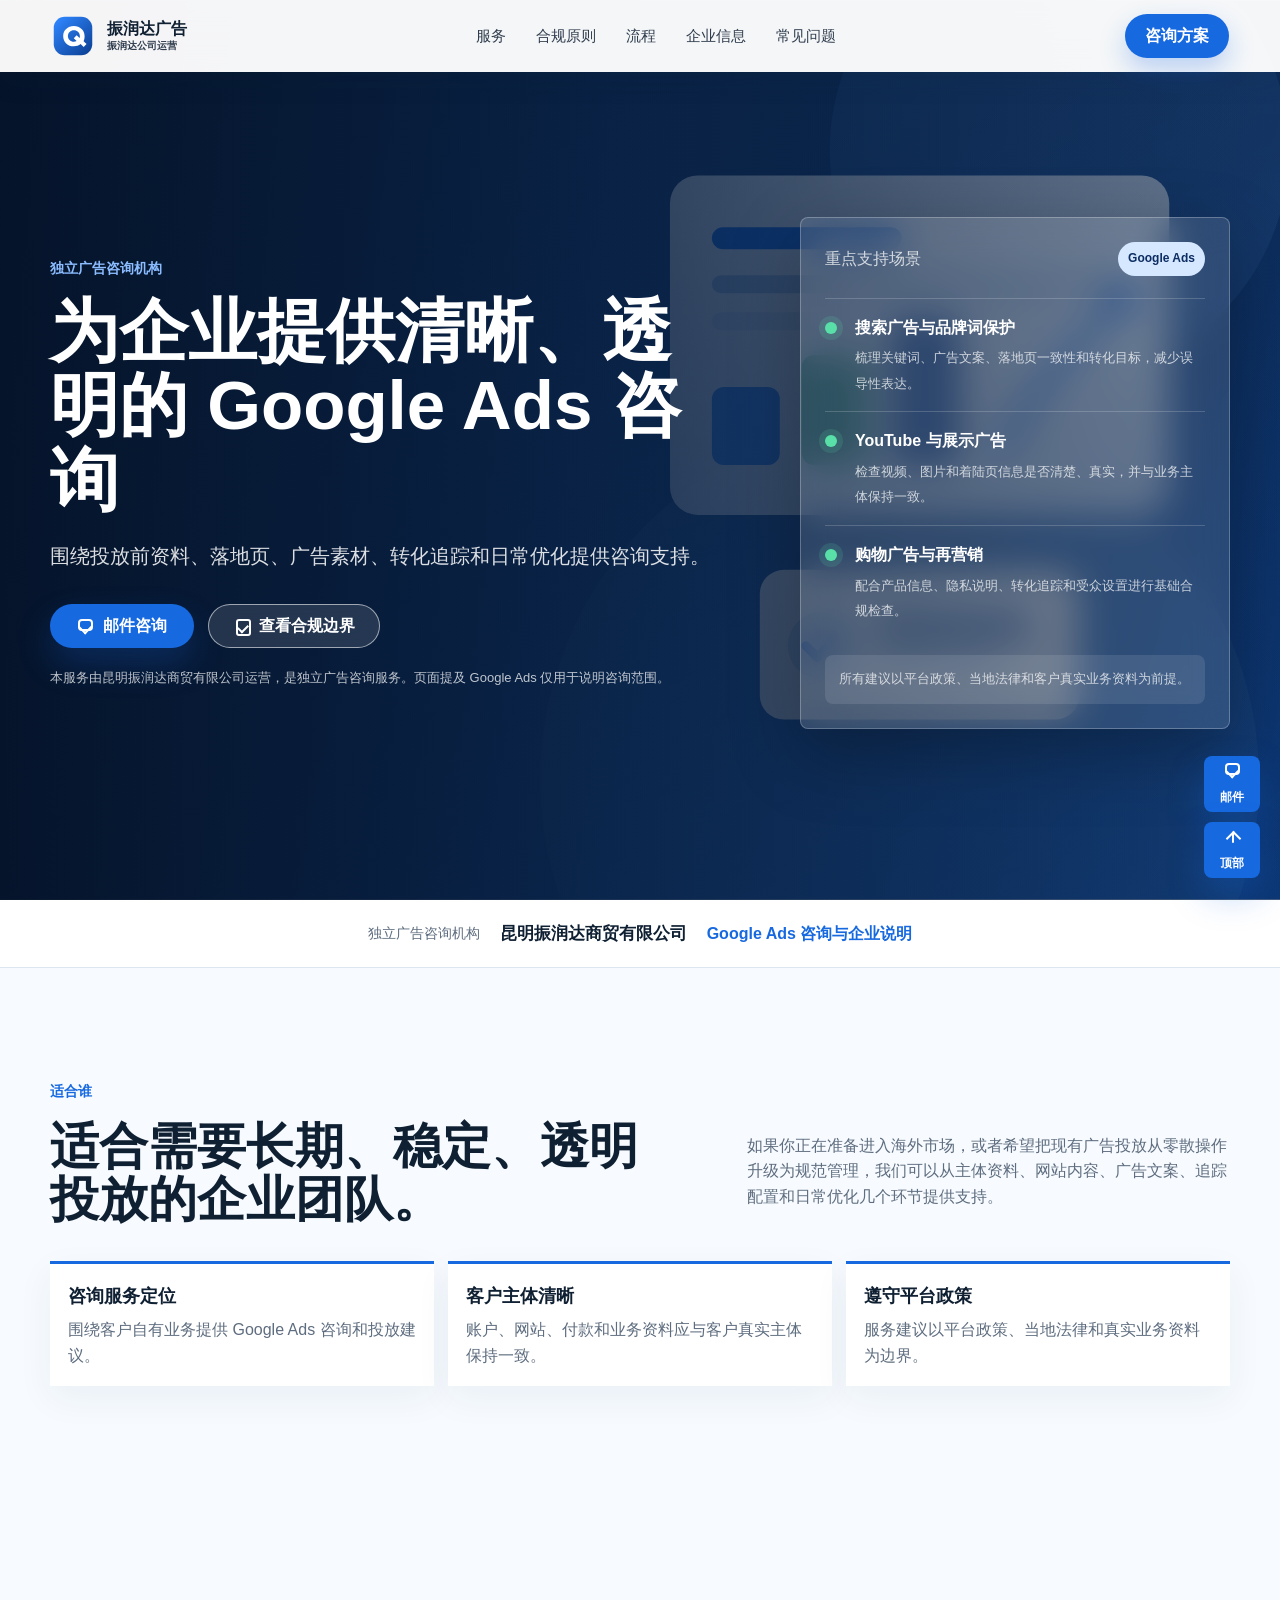
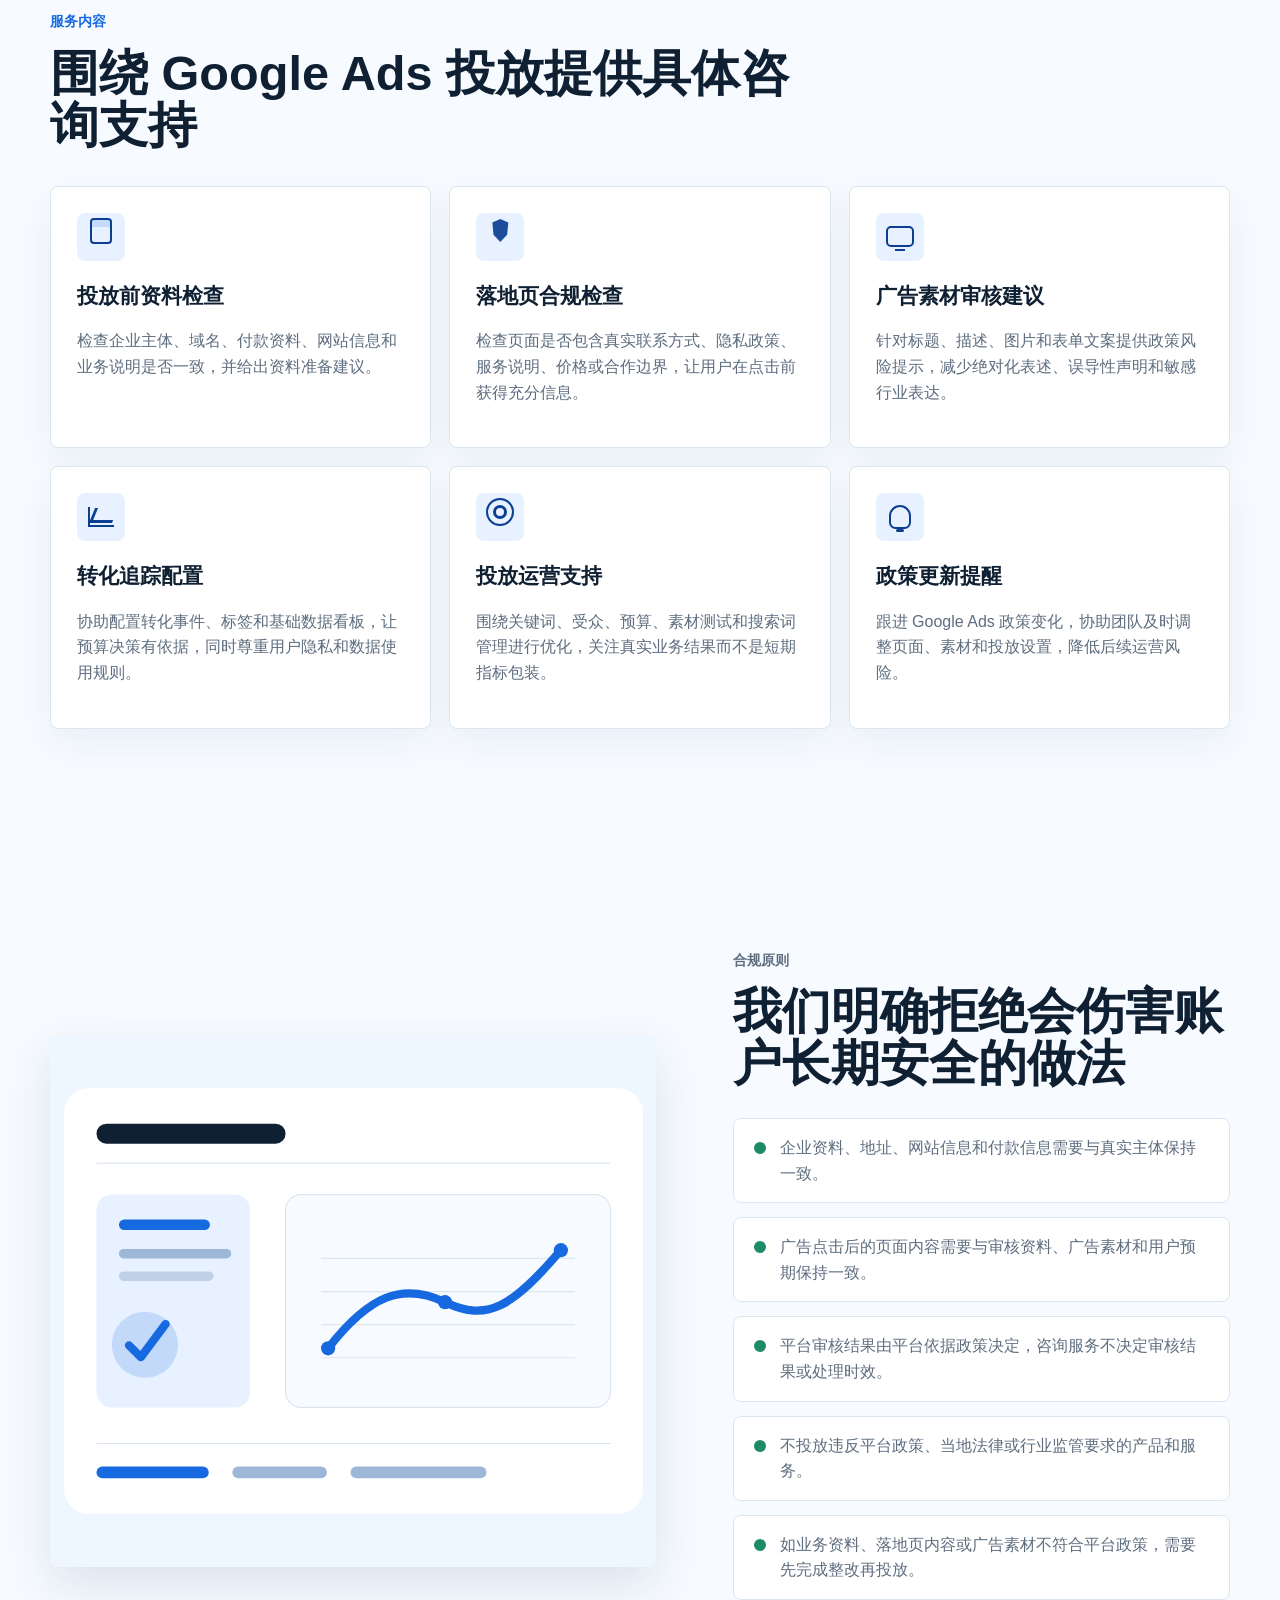
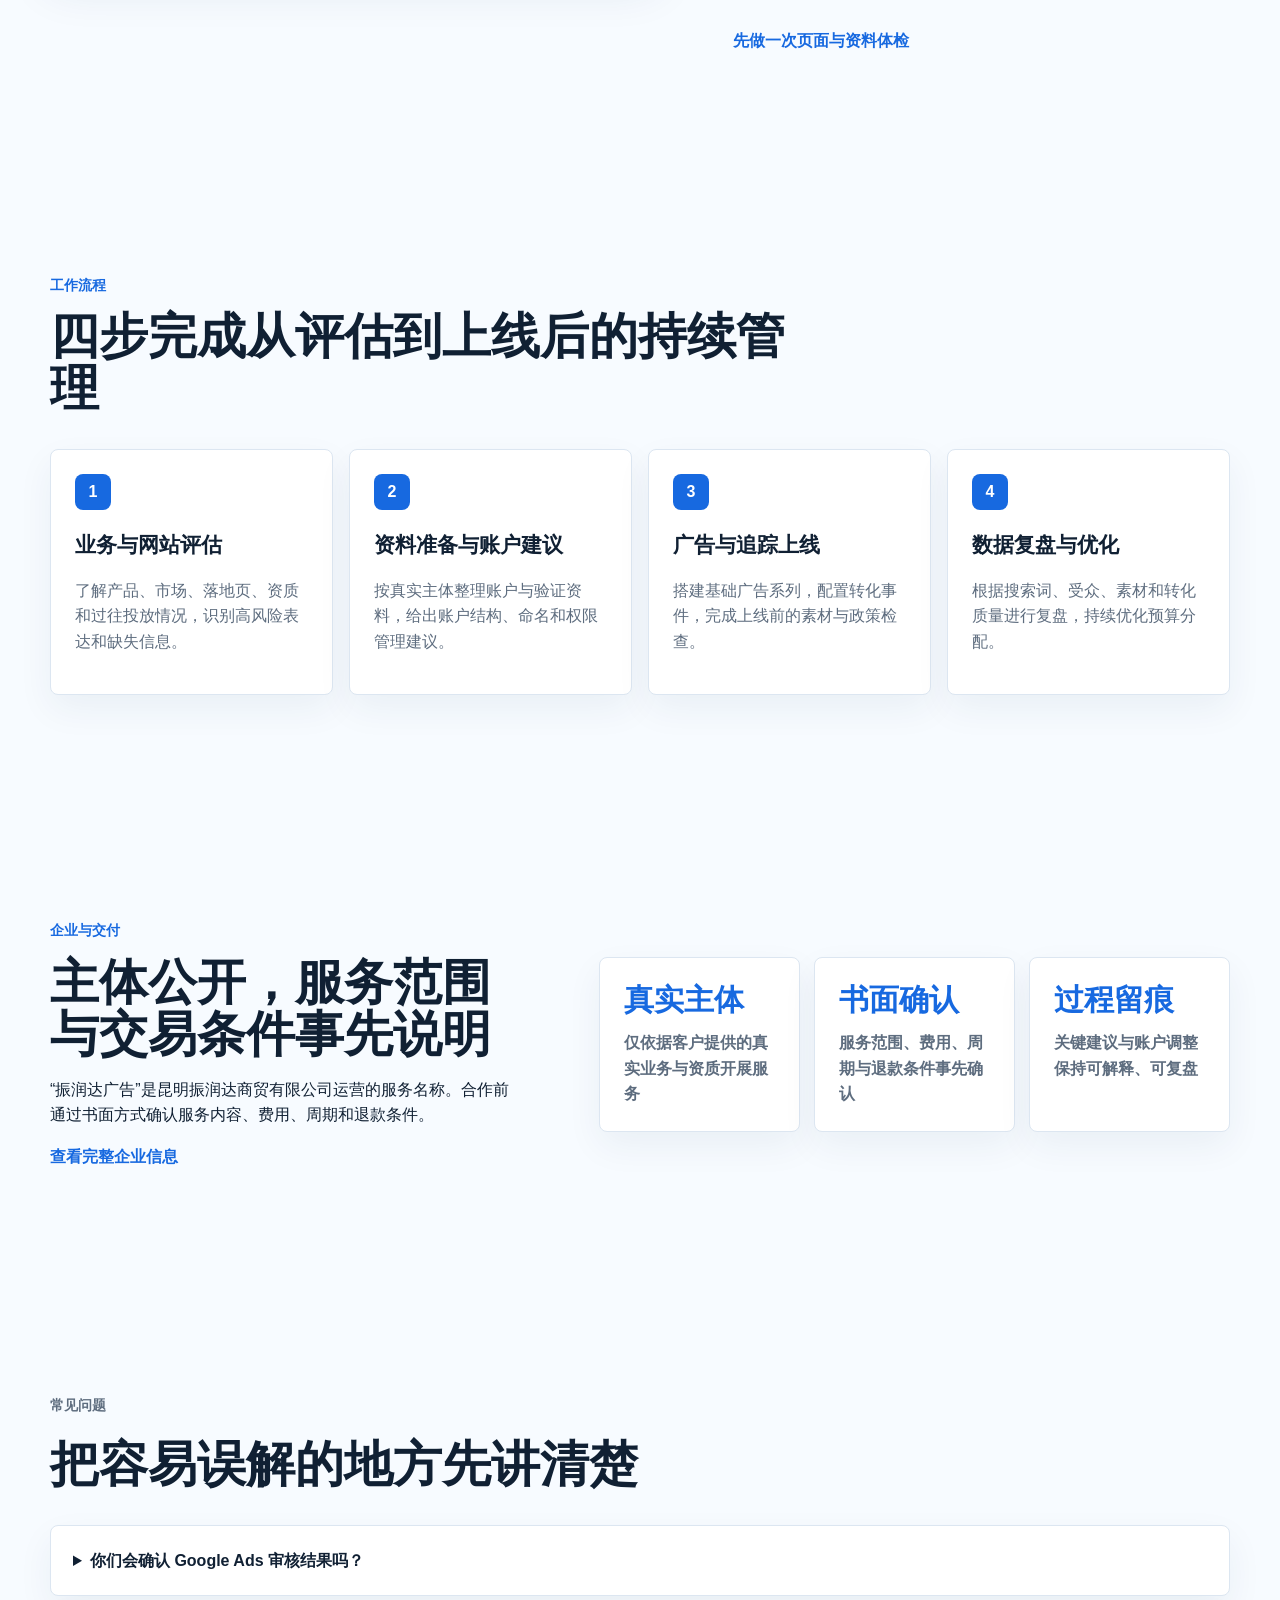
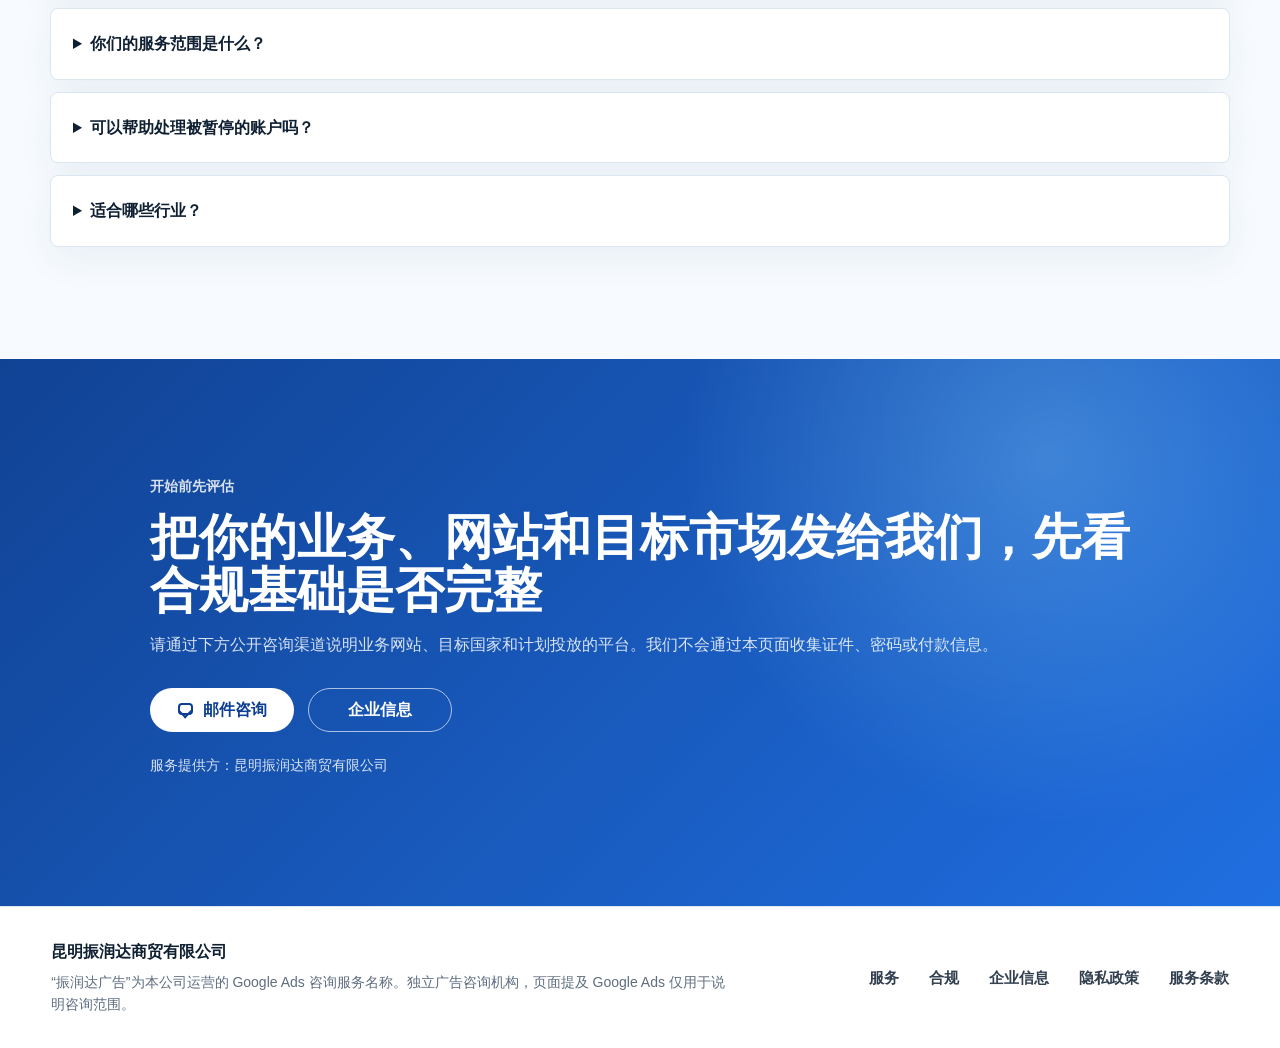
<file: index.html>
<!DOCTYPE html>
<html lang="zh-CN">
<head>
  <meta charset="UTF-8">
  <meta name="viewport" content="width=device-width, initial-scale=1.0">
  <title>昆明振润达商贸有限公司 | Google Ads 咨询</title>
  <meta name="description" content="昆明振润达商贸有限公司运营振润达广告服务，是一家独立广告咨询机构，提供 Google Ads 咨询、网站合规检查、素材建议和投放优化支持。">
  <meta name="robots" content="index,follow">
  <meta property="og:title" content="昆明振润达商贸有限公司 | 振润达广告服务">
  <meta property="og:description" content="独立广告咨询机构，为企业提供 Google Ads 咨询、网站合规检查、素材建议和投放优化支持。">
  <meta property="og:type" content="website">
  <meta property="og:image" content="assets/hero-consulting.svg">
  <link rel="icon" href="favicon.ico" sizes="any">
  <link rel="icon" href="assets/favicon.svg" type="image/svg+xml">
  <link rel="apple-touch-icon" href="assets/apple-touch-icon.png">
  <link rel="stylesheet" href="styles.css">
  <script type="application/ld+json">
    {
      "@context": "https://schema.org",
      "@type": "Organization",
      "name": "昆明振润达商贸有限公司",
      "alternateName": "振润达广告",
      "description": "独立广告咨询机构，为企业提供 Google Ads 咨询服务。",
      "serviceType": "Google Ads 咨询",
      "areaServed": "CN",
      "contactPoint": {
        "@type": "ContactPoint",
        "contactType": "customer service",
        "email": "uzaverabo64@gmail.com"
      }
    }
  </script>
</head>
<body>
  <header class="site-header" data-header>
    <a class="brand" href="#top" aria-label="振润达首页">
      <img class="brand-logo" src="assets/logo.svg" alt="振润达合规广告服务">
      <span class="brand-text"><strong>振润达广告</strong><small>振润达公司运营</small></span>
    </a>
    <nav class="nav" aria-label="主导航">
      <a href="#services">服务</a>
      <a href="#compliance">合规原则</a>
      <a href="#process">流程</a>
      <a href="#company">企业信息</a>
      <a href="#faq">常见问题</a>
    </nav>
    <a class="header-cta" href="mailto:uzaverabo64@gmail.com">咨询方案</a>
  </header>

  <main id="top">
    <section class="hero">
      <div class="hero-media" aria-hidden="true">
        <img src="assets/hero-consulting.svg" alt="">
        <div class="hero-scrim"></div>
      </div>
      <div class="hero-inner">
        <div class="hero-copy reveal">
          <p class="eyebrow">独立广告咨询机构</p>
          <h1>为企业提供清晰、透明的 Google Ads 咨询</h1>
          <p class="hero-text">围绕投放前资料、落地页、广告素材、转化追踪和日常优化提供咨询支持。</p>
          <div class="hero-actions">
            <a class="button button-primary" href="mailto:uzaverabo64@gmail.com"><span class="ui-icon ui-icon-mail" aria-hidden="true"></span>邮件咨询</a>
            <a class="button button-secondary" href="#compliance"><span class="ui-icon ui-icon-check" aria-hidden="true"></span>查看合规边界</a>
          </div>
          <p class="hero-disclaimer">本服务由昆明振润达商贸有限公司运营，是独立广告咨询服务。页面提及 Google Ads 仅用于说明咨询范围。</p>
        </div>
        <aside class="status-panel reveal delay-150" aria-label="服务概览">
          <div class="panel-head">
            <span>重点支持场景</span>
            <strong>Google Ads</strong>
          </div>
          <div class="check-row">
            <span class="check-dot"></span>
            <div>
              <strong>搜索广告与品牌词保护</strong>
              <small>梳理关键词、广告文案、落地页一致性和转化目标，减少误导性表达。</small>
            </div>
          </div>
          <div class="check-row">
            <span class="check-dot"></span>
            <div>
              <strong>YouTube 与展示广告</strong>
              <small>检查视频、图片和着陆页信息是否清楚、真实，并与业务主体保持一致。</small>
            </div>
          </div>
          <div class="check-row">
            <span class="check-dot"></span>
            <div>
              <strong>购物广告与再营销</strong>
              <small>配合产品信息、隐私说明、转化追踪和受众设置进行基础合规检查。</small>
            </div>
          </div>
          <div class="panel-note">所有建议以平台政策、当地法律和客户真实业务资料为前提。</div>
        </aside>
      </div>
    </section>

    <section class="identity-band" aria-label="企业主体信息">
      <span>独立广告咨询机构</span>
      <strong>昆明振润达商贸有限公司</strong>
      <a href="company.html">Google Ads 咨询与企业说明</a>
    </section>

    <section class="section intro">
      <div class="section-kicker reveal">适合谁</div>
      <div class="intro-grid">
        <h2 class="reveal">适合需要长期、稳定、透明投放的企业团队。</h2>
        <p class="reveal delay-100">如果你正在准备进入海外市场，或者希望把现有广告投放从零散操作升级为规范管理，我们可以从主体资料、网站内容、广告文案、追踪配置和日常优化几个环节提供支持。</p>
      </div>
      <div class="trust-grid">
        <div class="trust-item reveal">
          <strong>咨询服务定位</strong>
          <span>围绕客户自有业务提供 Google Ads 咨询和投放建议。</span>
        </div>
        <div class="trust-item reveal delay-100">
          <strong>客户主体清晰</strong>
          <span>账户、网站、付款和业务资料应与客户真实主体保持一致。</span>
        </div>
        <div class="trust-item reveal delay-200">
          <strong>遵守平台政策</strong>
          <span>服务建议以平台政策、当地法律和真实业务资料为边界。</span>
        </div>
      </div>
    </section>

    <section class="section services" id="services">
      <div class="section-heading reveal">
        <p class="eyebrow">服务内容</p>
        <h2>围绕 Google Ads 投放提供具体咨询支持</h2>
      </div>
      <div class="service-grid">
        <article class="service-card reveal">
          <span class="icon icon-doc" aria-hidden="true"></span>
          <h3>投放前资料检查</h3>
          <p>检查企业主体、域名、付款资料、网站信息和业务说明是否一致，并给出资料准备建议。</p>
        </article>
        <article class="service-card reveal delay-100">
          <span class="icon icon-shield" aria-hidden="true"></span>
          <h3>落地页合规检查</h3>
          <p>检查页面是否包含真实联系方式、隐私政策、服务说明、价格或合作边界，让用户在点击前获得充分信息。</p>
        </article>
        <article class="service-card reveal delay-200">
          <span class="icon icon-ad" aria-hidden="true"></span>
          <h3>广告素材审核建议</h3>
          <p>针对标题、描述、图片和表单文案提供政策风险提示，减少绝对化表述、误导性声明和敏感行业表达。</p>
        </article>
        <article class="service-card reveal">
          <span class="icon icon-chart" aria-hidden="true"></span>
          <h3>转化追踪配置</h3>
          <p>协助配置转化事件、标签和基础数据看板，让预算决策有依据，同时尊重用户隐私和数据使用规则。</p>
        </article>
        <article class="service-card reveal delay-100">
          <span class="icon icon-target" aria-hidden="true"></span>
          <h3>投放运营支持</h3>
          <p>围绕关键词、受众、预算、素材测试和搜索词管理进行优化，关注真实业务结果而不是短期指标包装。</p>
        </article>
        <article class="service-card reveal delay-200">
          <span class="icon icon-bell" aria-hidden="true"></span>
          <h3>政策更新提醒</h3>
          <p>跟进 Google Ads 政策变化，协助团队及时调整页面、素材和投放设置，降低后续运营风险。</p>
        </article>
      </div>
    </section>

    <section class="split-section" id="compliance">
      <div class="split-image reveal">
        <img src="assets/analytics-workspace.svg" alt="广告数据分析工作台">
      </div>
      <div class="split-copy reveal delay-100">
        <p class="eyebrow">合规原则</p>
        <h2>我们明确拒绝会伤害账户长期安全的做法</h2>
        <ul class="boundary-list">
          <li>企业资料、地址、网站信息和付款信息需要与真实主体保持一致。</li>
          <li>广告点击后的页面内容需要与审核资料、广告素材和用户预期保持一致。</li>
          <li>平台审核结果由平台依据政策决定，咨询服务不决定审核结果或处理时效。</li>
          <li>不投放违反平台政策、当地法律或行业监管要求的产品和服务。</li>
          <li>如业务资料、落地页内容或广告素材不符合平台政策，需要先完成整改再投放。</li>
        </ul>
        <a class="text-link" href="mailto:uzaverabo64@gmail.com">先做一次页面与资料体检</a>
      </div>
    </section>

    <section class="section process" id="process">
      <div class="section-heading reveal">
        <p class="eyebrow">工作流程</p>
        <h2>四步完成从评估到上线后的持续管理</h2>
      </div>
      <div class="timeline">
        <article class="timeline-item reveal">
          <span>1</span>
          <h3>业务与网站评估</h3>
          <p>了解产品、市场、落地页、资质和过往投放情况，识别高风险表达和缺失信息。</p>
        </article>
        <article class="timeline-item reveal delay-100">
          <span>2</span>
          <h3>资料准备与账户建议</h3>
          <p>按真实主体整理账户与验证资料，给出账户结构、命名和权限管理建议。</p>
        </article>
        <article class="timeline-item reveal delay-200">
          <span>3</span>
          <h3>广告与追踪上线</h3>
          <p>搭建基础广告系列，配置转化事件，完成上线前的素材与政策检查。</p>
        </article>
        <article class="timeline-item reveal delay-300">
          <span>4</span>
          <h3>数据复盘与优化</h3>
          <p>根据搜索词、受众、素材和转化质量进行复盘，持续优化预算分配。</p>
        </article>
      </div>
    </section>

    <section class="section proof" id="company">
      <div class="proof-copy reveal">
        <p class="eyebrow">企业与交付</p>
        <h2>主体公开，服务范围与交易条件事先说明</h2>
        <p>“振润达广告”是昆明振润达商贸有限公司运营的服务名称。合作前通过书面方式确认服务内容、费用、周期和退款条件。</p>
        <a class="text-link" href="company.html">查看完整企业信息</a>
      </div>
      <div class="metric-grid">
        <div class="metric-card reveal">
          <strong>真实主体</strong>
          <span>仅依据客户提供的真实业务与资质开展服务</span>
        </div>
        <div class="metric-card reveal delay-100">
          <strong>书面确认</strong>
          <span>服务范围、费用、周期与退款条件事先确认</span>
        </div>
        <div class="metric-card reveal delay-200">
          <strong>过程留痕</strong>
          <span>关键建议与账户调整保持可解释、可复盘</span>
        </div>
      </div>
    </section>

    <section class="section faq" id="faq">
      <div class="section-heading reveal">
        <p class="eyebrow">常见问题</p>
        <h2>把容易误解的地方先讲清楚</h2>
      </div>
      <div class="faq-list">
        <details class="reveal">
          <summary>你们会确认 Google Ads 审核结果吗？</summary>
          <p>不会。平台审核由广告平台依据其政策决定。我们能做的是协助你使用真实资料、完整页面和合规素材来减少可避免的问题。</p>
        </details>
        <details class="reveal delay-100">
          <summary>你们的服务范围是什么？</summary>
          <p>我们为客户真实业务提供 Google Ads 咨询、网站检查、素材建议和投放优化建议。广告账户和业务资料应由客户真实主体自行管理。</p>
        </details>
        <details class="reveal delay-200">
          <summary>可以帮助处理被暂停的账户吗？</summary>
          <p>可以协助整理申诉材料、复盘可能原因，并给出整改建议。后续调整仍需要符合平台政策和真实业务情况。</p>
        </details>
        <details class="reveal delay-300">
          <summary>适合哪些行业？</summary>
          <p>适合法律允许且广告平台允许投放的 B2B 服务、跨境电商、软件工具、教育咨询、本地服务等业务。金融、医疗、成人、博彩等受限行业需要先评估资质和政策要求。</p>
        </details>
      </div>
    </section>

    <section class="contact" id="contact">
      <div class="contact-inner reveal">
        <p class="eyebrow">开始前先评估</p>
        <h2>把你的业务、网站和目标市场发给我们，先看合规基础是否完整</h2>
        <p>请通过下方公开咨询渠道说明业务网站、目标国家和计划投放的平台。我们不会通过本页面收集证件、密码或付款信息。</p>
        <div class="contact-actions">
          <a class="button button-light" href="mailto:uzaverabo64@gmail.com"><span class="ui-icon ui-icon-mail" aria-hidden="true"></span>邮件咨询</a>
          <a class="button button-outline" href="company.html">企业信息</a>
        </div>
        <p class="contact-operator">服务提供方：昆明振润达商贸有限公司</p>
      </div>
    </section>
  </main>

  <aside class="floating-contact" aria-label="快速联系">
    <a href="mailto:uzaverabo64@gmail.com" aria-label="邮件联系"><span class="ui-icon ui-icon-mail" aria-hidden="true"></span><span>邮件</span></a>
    <a href="#top" aria-label="返回顶部"><span class="ui-icon ui-icon-up" aria-hidden="true"></span><span>顶部</span></a>
  </aside>

  <footer class="site-footer">
    <div>
      <strong>昆明振润达商贸有限公司</strong>
      <p>“振润达广告”为本公司运营的 Google Ads 咨询服务名称。独立广告咨询机构，页面提及 Google Ads 仅用于说明咨询范围。</p>
    </div>
    <nav aria-label="页脚导航">
      <a href="#services">服务</a>
      <a href="#compliance">合规</a>
      <a href="company.html">企业信息</a>
      <a href="privacy.html">隐私政策</a>
      <a href="terms.html">服务条款</a>
    </nav>
  </footer>

  <script src="script.js"></script>
</body>
</html>
</file>
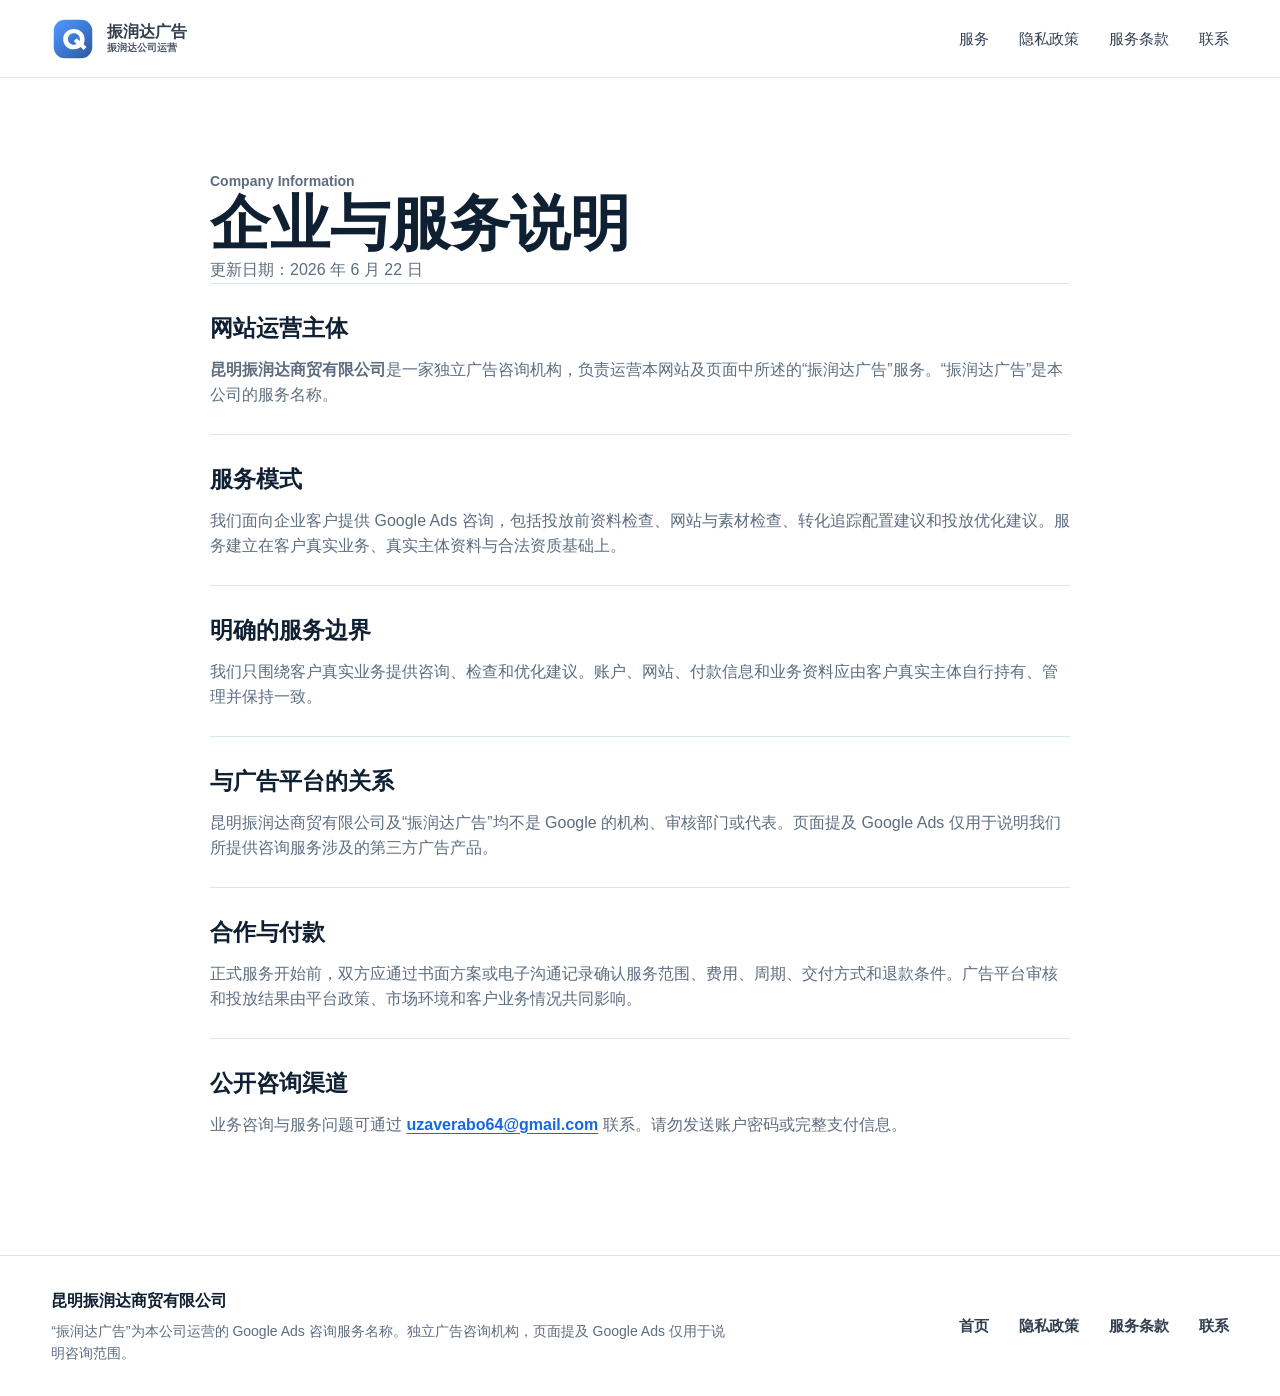
<file: company.html>
<!DOCTYPE html>
<html lang="zh-CN">
<head>
  <meta charset="UTF-8">
  <meta name="viewport" content="width=device-width, initial-scale=1.0">
  <title>企业信息 | 昆明振润达商贸有限公司</title>
  <meta name="description" content="昆明振润达商贸有限公司是一家独立广告咨询机构，通过振润达广告提供 Google Ads 咨询、网站合规检查、素材建议和投放优化支持。">
  <link rel="icon" href="favicon.ico" sizes="any">
  <link rel="icon" href="assets/favicon.svg" type="image/svg+xml">
  <link rel="stylesheet" href="styles.css">
</head>
<body class="legal-page">
  <header class="legal-header">
    <a class="brand" href="index.html" aria-label="返回振润达首页">
      <img class="brand-logo" src="assets/logo.svg" alt="振润达广告">
      <span class="brand-text"><strong>振润达广告</strong><small>振润达公司运营</small></span>
    </a>
    <nav aria-label="页面导航">
      <a href="index.html#services">服务</a>
      <a href="privacy.html">隐私政策</a>
      <a href="terms.html">服务条款</a>
      <a href="mailto:uzaverabo64@gmail.com">联系</a>
    </nav>
  </header>

  <main class="legal-content">
    <p class="eyebrow">Company Information</p>
    <h1>企业与服务说明</h1>
    <p class="legal-updated">更新日期：2026 年 6 月 22 日</p>

    <section>
      <h2>网站运营主体</h2>
      <p><strong>昆明振润达商贸有限公司</strong>是一家独立广告咨询机构，负责运营本网站及页面中所述的“振润达广告”服务。“振润达广告”是本公司的服务名称。</p>
    </section>

    <section>
      <h2>服务模式</h2>
      <p>我们面向企业客户提供 Google Ads 咨询，包括投放前资料检查、网站与素材检查、转化追踪配置建议和投放优化建议。服务建立在客户真实业务、真实主体资料与合法资质基础上。</p>
    </section>

    <section>
      <h2>明确的服务边界</h2>
      <p>我们只围绕客户真实业务提供咨询、检查和优化建议。账户、网站、付款信息和业务资料应由客户真实主体自行持有、管理并保持一致。</p>
    </section>

    <section>
      <h2>与广告平台的关系</h2>
      <p>昆明振润达商贸有限公司及“振润达广告”均不是 Google 的机构、审核部门或代表。页面提及 Google Ads 仅用于说明我们所提供咨询服务涉及的第三方广告产品。</p>
    </section>

    <section>
      <h2>合作与付款</h2>
      <p>正式服务开始前，双方应通过书面方案或电子沟通记录确认服务范围、费用、周期、交付方式和退款条件。广告平台审核和投放结果由平台政策、市场环境和客户业务情况共同影响。</p>
    </section>

    <section>
      <h2>公开咨询渠道</h2>
      <p>业务咨询与服务问题可通过 <a href="mailto:uzaverabo64@gmail.com">uzaverabo64@gmail.com</a> 联系。请勿发送账户密码或完整支付信息。</p>
    </section>
  </main>

  <footer class="site-footer">
    <div>
      <strong>昆明振润达商贸有限公司</strong>
      <p>“振润达广告”为本公司运营的 Google Ads 咨询服务名称。独立广告咨询机构，页面提及 Google Ads 仅用于说明咨询范围。</p>
    </div>
    <nav aria-label="页脚导航">
      <a href="index.html">首页</a>
      <a href="privacy.html">隐私政策</a>
      <a href="terms.html">服务条款</a>
      <a href="mailto:uzaverabo64@gmail.com">联系</a>
    </nav>
  </footer>
</body>
</html>
</file>
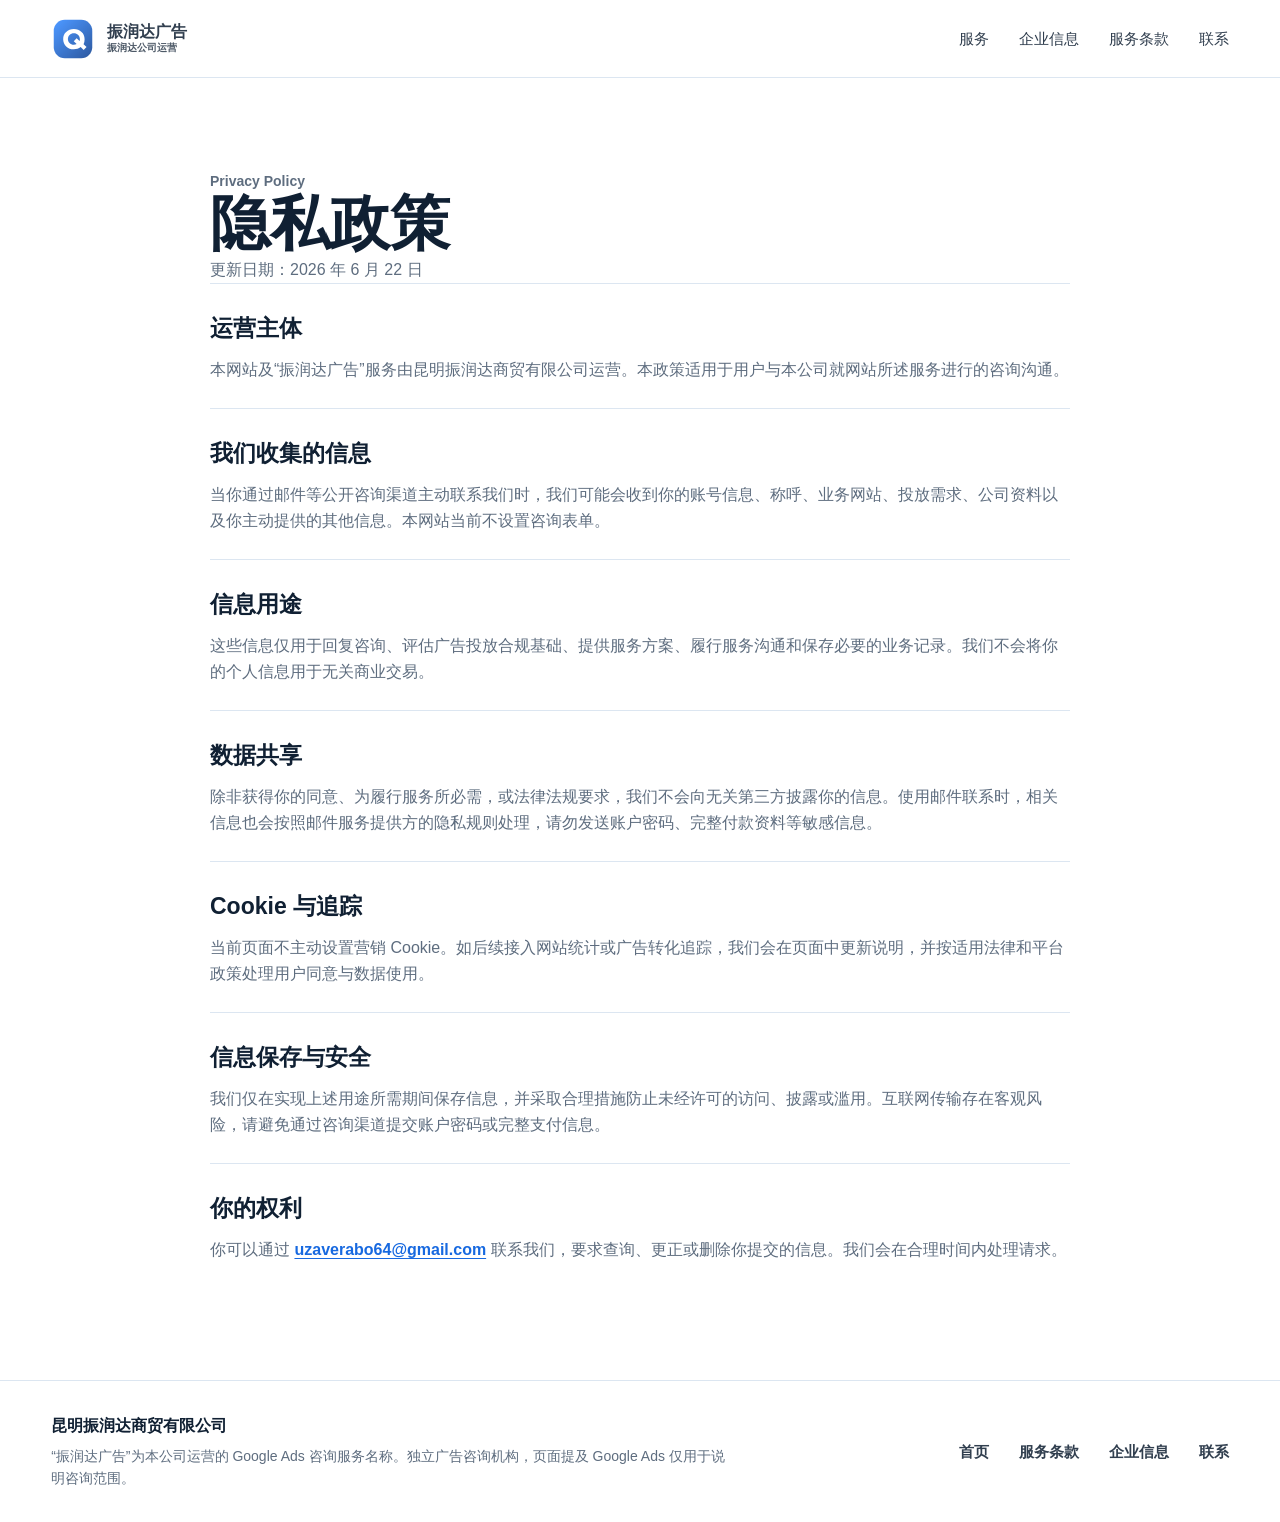
<file: privacy.html>
<!DOCTYPE html>
<html lang="zh-CN">
<head>
  <meta charset="UTF-8">
  <meta name="viewport" content="width=device-width, initial-scale=1.0">
  <title>隐私政策 | 昆明振润达商贸有限公司</title>
  <meta name="description" content="昆明振润达商贸有限公司隐私政策，说明我们如何处理用户通过公开咨询渠道主动提供的信息。">
  <link rel="icon" href="favicon.ico" sizes="any">
  <link rel="icon" href="assets/favicon.svg" type="image/svg+xml">
  <link rel="stylesheet" href="styles.css">
</head>
<body class="legal-page">
  <header class="legal-header">
    <a class="brand" href="index.html" aria-label="返回振润达首页">
      <img class="brand-logo" src="assets/logo.svg" alt="振润达合规广告服务">
      <span class="brand-text"><strong>振润达广告</strong><small>振润达公司运营</small></span>
    </a>
    <nav aria-label="页面导航">
      <a href="index.html#services">服务</a>
      <a href="company.html">企业信息</a>
      <a href="terms.html">服务条款</a>
      <a href="mailto:uzaverabo64@gmail.com">联系</a>
    </nav>
  </header>

  <main class="legal-content">
    <p class="eyebrow">Privacy Policy</p>
    <h1>隐私政策</h1>
    <p class="legal-updated">更新日期：2026 年 6 月 22 日</p>

    <section>
      <h2>运营主体</h2>
      <p>本网站及“振润达广告”服务由昆明振润达商贸有限公司运营。本政策适用于用户与本公司就网站所述服务进行的咨询沟通。</p>
    </section>

    <section>
      <h2>我们收集的信息</h2>
      <p>当你通过邮件等公开咨询渠道主动联系我们时，我们可能会收到你的账号信息、称呼、业务网站、投放需求、公司资料以及你主动提供的其他信息。本网站当前不设置咨询表单。</p>
    </section>

    <section>
      <h2>信息用途</h2>
      <p>这些信息仅用于回复咨询、评估广告投放合规基础、提供服务方案、履行服务沟通和保存必要的业务记录。我们不会将你的个人信息用于无关商业交易。</p>
    </section>

    <section>
      <h2>数据共享</h2>
      <p>除非获得你的同意、为履行服务所必需，或法律法规要求，我们不会向无关第三方披露你的信息。使用邮件联系时，相关信息也会按照邮件服务提供方的隐私规则处理，请勿发送账户密码、完整付款资料等敏感信息。</p>
    </section>

    <section>
      <h2>Cookie 与追踪</h2>
      <p>当前页面不主动设置营销 Cookie。如后续接入网站统计或广告转化追踪，我们会在页面中更新说明，并按适用法律和平台政策处理用户同意与数据使用。</p>
    </section>

    <section>
      <h2>信息保存与安全</h2>
      <p>我们仅在实现上述用途所需期间保存信息，并采取合理措施防止未经许可的访问、披露或滥用。互联网传输存在客观风险，请避免通过咨询渠道提交账户密码或完整支付信息。</p>
    </section>

    <section>
      <h2>你的权利</h2>
      <p>你可以通过 <a href="mailto:uzaverabo64@gmail.com">uzaverabo64@gmail.com</a> 联系我们，要求查询、更正或删除你提交的信息。我们会在合理时间内处理请求。</p>
    </section>
  </main>

  <footer class="site-footer">
    <div>
      <strong>昆明振润达商贸有限公司</strong>
      <p>“振润达广告”为本公司运营的 Google Ads 咨询服务名称。独立广告咨询机构，页面提及 Google Ads 仅用于说明咨询范围。</p>
    </div>
    <nav aria-label="页脚导航">
      <a href="index.html">首页</a>
      <a href="terms.html">服务条款</a>
      <a href="company.html">企业信息</a>
      <a href="mailto:uzaverabo64@gmail.com">联系</a>
    </nav>
  </footer>
</body>
</html>
</file>
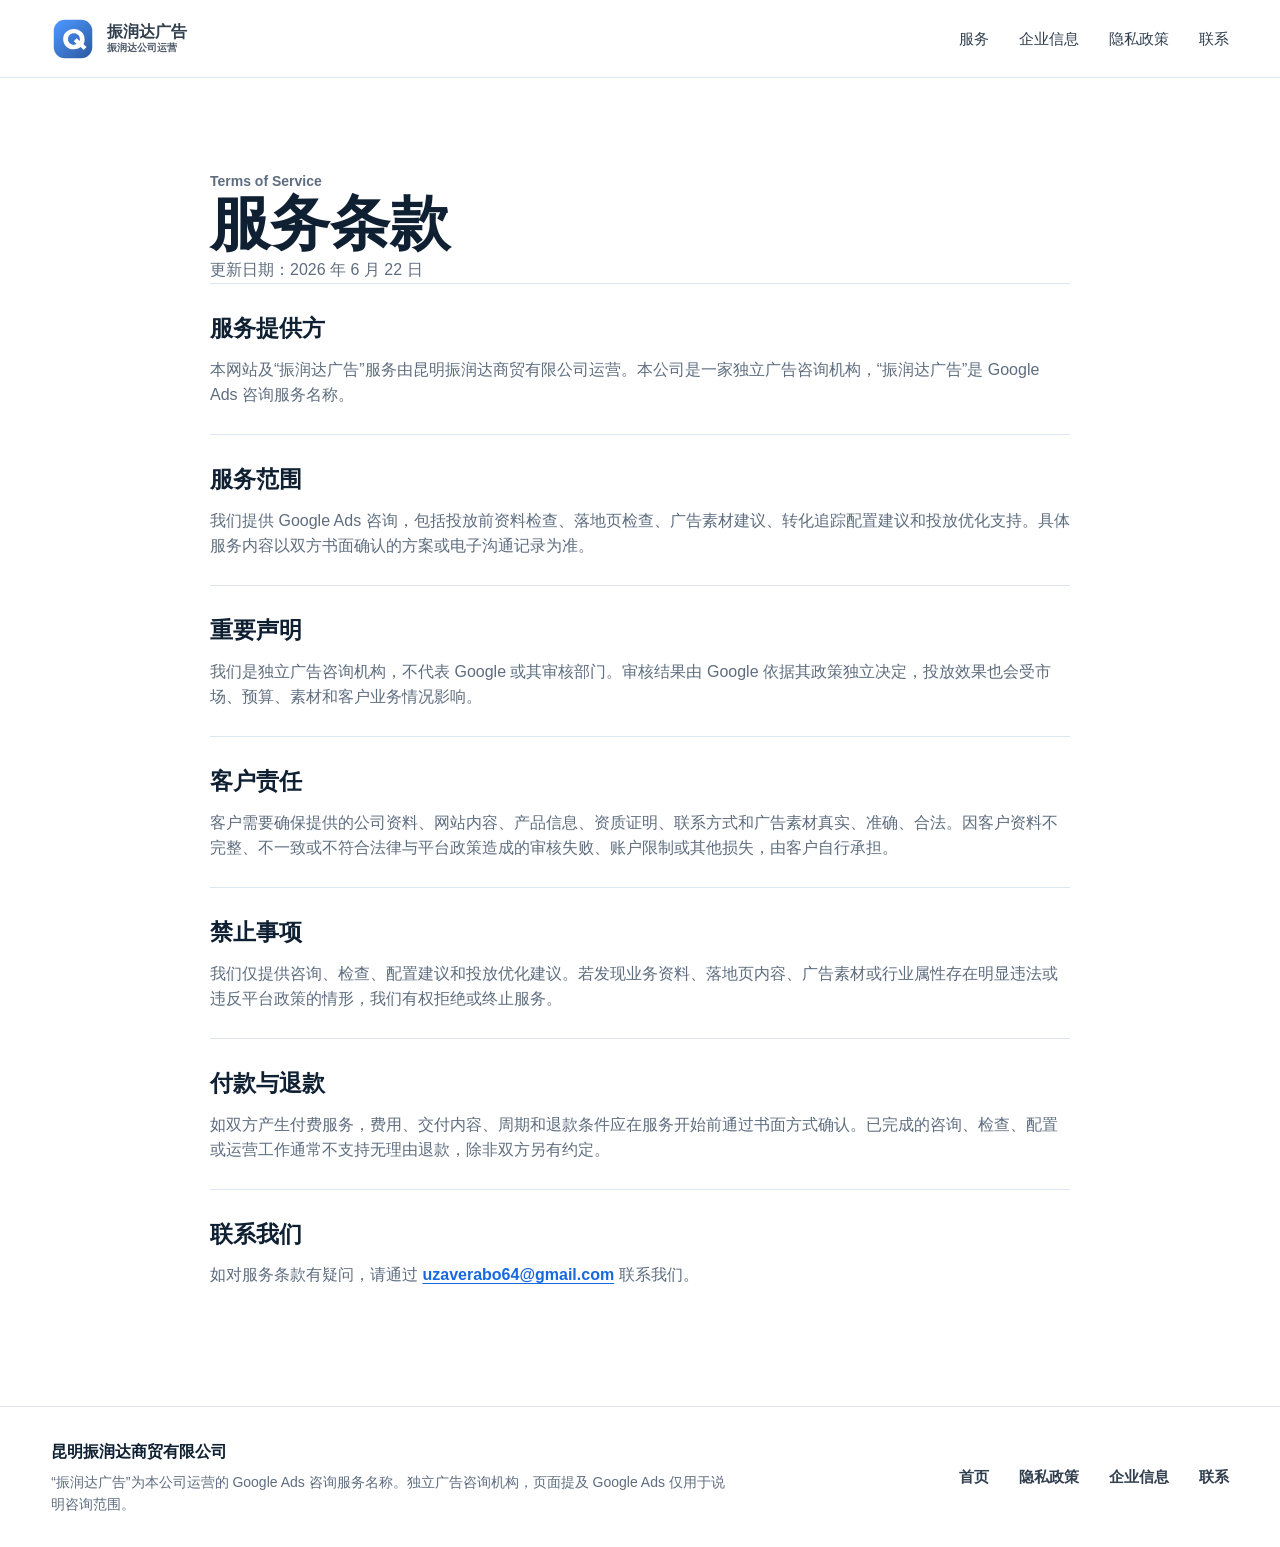
<file: terms.html>
<!DOCTYPE html>
<html lang="zh-CN">
<head>
  <meta charset="UTF-8">
  <meta name="viewport" content="width=device-width, initial-scale=1.0">
  <title>服务条款 | 昆明振润达商贸有限公司</title>
  <meta name="description" content="昆明振润达商贸有限公司 Google Ads 咨询服务条款，说明服务范围、客户责任和审核边界。">
  <link rel="icon" href="favicon.ico" sizes="any">
  <link rel="icon" href="assets/favicon.svg" type="image/svg+xml">
  <link rel="stylesheet" href="styles.css">
</head>
<body class="legal-page">
  <header class="legal-header">
    <a class="brand" href="index.html" aria-label="返回振润达首页">
      <img class="brand-logo" src="assets/logo.svg" alt="振润达合规广告服务">
      <span class="brand-text"><strong>振润达广告</strong><small>振润达公司运营</small></span>
    </a>
    <nav aria-label="页面导航">
      <a href="index.html#services">服务</a>
      <a href="company.html">企业信息</a>
      <a href="privacy.html">隐私政策</a>
      <a href="mailto:uzaverabo64@gmail.com">联系</a>
    </nav>
  </header>

  <main class="legal-content">
    <p class="eyebrow">Terms of Service</p>
    <h1>服务条款</h1>
    <p class="legal-updated">更新日期：2026 年 6 月 22 日</p>

    <section>
      <h2>服务提供方</h2>
      <p>本网站及“振润达广告”服务由昆明振润达商贸有限公司运营。本公司是一家独立广告咨询机构，“振润达广告”是 Google Ads 咨询服务名称。</p>
    </section>

    <section>
      <h2>服务范围</h2>
      <p>我们提供 Google Ads 咨询，包括投放前资料检查、落地页检查、广告素材建议、转化追踪配置建议和投放优化支持。具体服务内容以双方书面确认的方案或电子沟通记录为准。</p>
    </section>

    <section>
      <h2>重要声明</h2>
      <p>我们是独立广告咨询机构，不代表 Google 或其审核部门。审核结果由 Google 依据其政策独立决定，投放效果也会受市场、预算、素材和客户业务情况影响。</p>
    </section>

    <section>
      <h2>客户责任</h2>
      <p>客户需要确保提供的公司资料、网站内容、产品信息、资质证明、联系方式和广告素材真实、准确、合法。因客户资料不完整、不一致或不符合法律与平台政策造成的审核失败、账户限制或其他损失，由客户自行承担。</p>
    </section>

    <section>
      <h2>禁止事项</h2>
      <p>我们仅提供咨询、检查、配置建议和投放优化建议。若发现业务资料、落地页内容、广告素材或行业属性存在明显违法或违反平台政策的情形，我们有权拒绝或终止服务。</p>
    </section>

    <section>
      <h2>付款与退款</h2>
      <p>如双方产生付费服务，费用、交付内容、周期和退款条件应在服务开始前通过书面方式确认。已完成的咨询、检查、配置或运营工作通常不支持无理由退款，除非双方另有约定。</p>
    </section>

    <section>
      <h2>联系我们</h2>
      <p>如对服务条款有疑问，请通过 <a href="mailto:uzaverabo64@gmail.com">uzaverabo64@gmail.com</a> 联系我们。</p>
    </section>
  </main>

  <footer class="site-footer">
    <div>
      <strong>昆明振润达商贸有限公司</strong>
      <p>“振润达广告”为本公司运营的 Google Ads 咨询服务名称。独立广告咨询机构，页面提及 Google Ads 仅用于说明咨询范围。</p>
    </div>
    <nav aria-label="页脚导航">
      <a href="index.html">首页</a>
      <a href="privacy.html">隐私政策</a>
      <a href="company.html">企业信息</a>
      <a href="mailto:uzaverabo64@gmail.com">联系</a>
    </nav>
  </footer>
</body>
</html>
</file>
<file: styles.css>
:root {
  --ink: #102033;
  --muted: #5e6d7f;
  --line: #dce6f1;
  --paper: #f7fbff;
  --surface: #ffffff;
  --accent: #1769e0;
  --accent-deep: #0c3f92;
  --accent-soft: #e8f1ff;
  --success: #1c8b66;
  --warning: #9b5d00;
  --shadow: 0 18px 48px rgba(18, 53, 92, 0.12);
  --radius: 8px;
}

* {
  box-sizing: border-box;
}

html {
  scroll-behavior: smooth;
}

body {
  margin: 0;
  color: var(--ink);
  background: var(--paper);
  font-family: "Microsoft YaHei", "PingFang SC", "Segoe UI", Arial, sans-serif;
  line-height: 1.6;
}

img {
  display: block;
  max-width: 100%;
}

a {
  color: inherit;
  text-decoration: none;
}

a:focus-visible,
button:focus-visible,
summary:focus-visible,
input:focus-visible,
textarea:focus-visible {
  outline: 3px solid rgba(23, 105, 224, 0.38);
  outline-offset: 3px;
}

.site-header {
  position: fixed;
  inset: 0 0 auto;
  z-index: 20;
  display: grid;
  grid-template-columns: auto 1fr auto;
  align-items: center;
  gap: 28px;
  min-height: 72px;
  padding: 14px clamp(18px, 4vw, 56px);
  color: var(--ink);
  background: rgba(255, 255, 255, 0.96);
  box-shadow: 0 10px 28px rgba(16, 32, 51, 0.08);
  backdrop-filter: blur(18px);
  transition: background 180ms ease, color 180ms ease, box-shadow 180ms ease;
}

.brand {
  display: inline-flex;
  align-items: center;
  gap: 12px;
  min-width: 0;
  white-space: nowrap;
}

.brand-logo {
  display: block;
  width: 44px;
  height: auto;
}

.brand-text {
  display: grid;
  gap: 1px;
  line-height: 1.16;
}

.brand-text strong {
  font-size: 16px;
  font-weight: 900;
}

.brand-text small {
  font-size: 10px;
  font-weight: 800;
  opacity: 0.86;
}

.nav,
.site-footer nav,
.legal-header nav {
  display: flex;
  align-items: center;
  gap: clamp(16px, 2.6vw, 30px);
  font-size: 15px;
}

.nav {
  justify-content: center;
}

.nav a,
.site-footer a,
.legal-header a {
  opacity: 0.86;
}

.nav a:hover,
.site-footer a:hover,
.legal-header a:hover,
.text-link:hover {
  opacity: 1;
  color: var(--accent);
}

.header-cta,
.button {
  display: inline-flex;
  align-items: center;
  justify-content: center;
  gap: 9px;
  min-height: 44px;
  border-radius: 999px;
  font-weight: 800;
  white-space: nowrap;
  transition: transform 160ms ease, box-shadow 160ms ease, background 160ms ease;
}

.header-cta {
  padding: 0 20px;
  color: #fff;
  background: var(--accent);
  box-shadow: 0 12px 26px rgba(23, 105, 224, 0.26);
}

.button {
  min-width: 144px;
  padding: 0 24px;
  border: 1px solid transparent;
}

.button:active,
.header-cta:active,
.floating-contact a:active {
  transform: translateY(1px);
}

.button-primary {
  color: #fff;
  background: var(--accent);
  box-shadow: 0 16px 34px rgba(23, 105, 224, 0.24);
}

.button-primary:hover,
.header-cta:hover {
  background: var(--accent-deep);
}

.button-secondary {
  color: #fff;
  border-color: rgba(255, 255, 255, 0.56);
  background: rgba(255, 255, 255, 0.12);
  backdrop-filter: blur(12px);
}

.button-secondary:hover {
  background: rgba(255, 255, 255, 0.2);
}

.ui-icon {
  position: relative;
  display: inline-block;
  width: 17px;
  height: 17px;
  flex: 0 0 17px;
}

.ui-icon-mail::before {
  content: "";
  position: absolute;
  inset: 2px 1px 3px;
  border: 2px solid currentColor;
  border-radius: 4px;
}

.ui-icon-mail::after {
  content: "";
  position: absolute;
  left: 3px;
  right: 3px;
  top: 5px;
  height: 8px;
  border-left: 2px solid currentColor;
  border-bottom: 2px solid currentColor;
  transform: rotate(-45deg);
}

.ui-icon-check::before {
  content: "";
  position: absolute;
  left: 3px;
  top: 2px;
  width: 11px;
  height: 13px;
  border: 2px solid currentColor;
  border-radius: 3px;
}

.ui-icon-check::after {
  content: "";
  position: absolute;
  left: 5px;
  top: 7px;
  width: 8px;
  height: 5px;
  border-left: 2px solid currentColor;
  border-bottom: 2px solid currentColor;
  transform: rotate(-45deg);
}

.ui-icon-up::before {
  content: "";
  position: absolute;
  left: 4px;
  top: 6px;
  width: 9px;
  height: 9px;
  border-left: 2px solid currentColor;
  border-top: 2px solid currentColor;
  transform: rotate(45deg);
}

.ui-icon-up::after {
  content: "";
  position: absolute;
  left: 8px;
  top: 5px;
  width: 2px;
  height: 11px;
  background: currentColor;
  border-radius: 2px;
}

.hero {
  position: relative;
  isolation: isolate;
  min-height: 100dvh;
  overflow: hidden;
  color: #fff;
}

.hero-media,
.hero-media img,
.hero-scrim {
  position: absolute;
  inset: 0;
}

.hero-media img {
  width: 100%;
  height: 100%;
  object-fit: cover;
}

.hero-scrim {
  background:
    linear-gradient(90deg, rgba(5, 19, 41, 0.94) 0%, rgba(8, 32, 66, 0.78) 48%, rgba(8, 32, 66, 0.34) 100%),
    linear-gradient(180deg, rgba(5, 19, 41, 0.22), rgba(5, 19, 41, 0.44));
}

.hero-inner {
  position: relative;
  z-index: 1;
  display: grid;
  grid-template-columns: minmax(0, 1fr) minmax(320px, 430px);
  align-items: center;
  gap: clamp(36px, 6vw, 92px);
  width: min(1180px, calc(100% - 36px));
  min-height: 100dvh;
  margin: 0 auto;
  padding: 104px 0 58px;
}

.hero-copy h1,
.section-heading h2,
.intro h2,
.split-copy h2,
.proof-copy h2,
.contact h2,
.legal-content h1 {
  margin: 0;
  letter-spacing: 0;
  line-height: 1.08;
}

.hero-copy h1 {
  max-width: 820px;
  font-size: clamp(40px, 5.4vw, 72px);
}

.eyebrow,
.section-kicker {
  margin: 0 0 14px;
  color: var(--accent);
  font-size: 14px;
  font-weight: 900;
}

.hero .eyebrow {
  color: #8bbcff;
}

.hero-text {
  max-width: 660px;
  margin: 22px 0 0;
  color: rgba(255, 255, 255, 0.86);
  font-size: clamp(17px, 1.8vw, 20px);
}

.hero-actions {
  display: flex;
  flex-wrap: wrap;
  gap: 14px;
  margin-top: 32px;
}

.hero-disclaimer {
  max-width: 760px;
  margin: 20px 0 0;
  color: rgba(255, 255, 255, 0.74);
  font-size: 13px;
}

.status-panel {
  padding: 24px;
  border: 1px solid rgba(255, 255, 255, 0.26);
  border-radius: var(--radius);
  background: rgba(255, 255, 255, 0.12);
  box-shadow: 0 24px 70px rgba(0, 0, 0, 0.28);
  backdrop-filter: blur(18px);
}

.panel-head {
  display: flex;
  align-items: center;
  justify-content: space-between;
  gap: 16px;
  margin-bottom: 22px;
}

.panel-head span {
  color: rgba(255, 255, 255, 0.76);
}

.panel-head strong {
  padding: 7px 10px;
  border-radius: 999px;
  color: #0d2d63;
  background: #d6e8ff;
  font-size: 12px;
}

.check-row {
  display: grid;
  grid-template-columns: 18px 1fr;
  gap: 12px;
  padding: 16px 0;
  border-top: 1px solid rgba(255, 255, 255, 0.18);
}

.check-row strong {
  display: block;
  margin-bottom: 4px;
}

.check-row small,
.panel-note {
  color: rgba(255, 255, 255, 0.74);
}

.check-dot {
  width: 12px;
  height: 12px;
  margin-top: 7px;
  border-radius: 50%;
  background: #59dfa8;
  box-shadow: 0 0 0 6px rgba(89, 223, 168, 0.14);
}

.panel-note {
  margin-top: 16px;
  padding: 14px;
  border-radius: var(--radius);
  background: rgba(255, 255, 255, 0.1);
  font-size: 13px;
}

.identity-band {
  display: flex;
  flex-wrap: wrap;
  justify-content: center;
  align-items: center;
  gap: 12px 20px;
  padding: 20px clamp(18px, 4vw, 56px);
  background: #fff;
  border-bottom: 1px solid var(--line);
}

.identity-band span {
  color: var(--muted);
  font-size: 14px;
}

.identity-band strong {
  font-size: 17px;
}

.identity-band a {
  color: var(--accent);
  font-weight: 800;
}

.section {
  width: min(1180px, calc(100% - 36px));
  margin: 0 auto;
  padding: clamp(72px, 10vw, 112px) 0;
}

.intro-grid {
  display: grid;
  grid-template-columns: minmax(0, 0.9fr) minmax(300px, 0.7fr);
  gap: clamp(28px, 6vw, 76px);
  align-items: end;
}

.intro h2,
.section-heading h2,
.split-copy h2,
.proof-copy h2,
.contact h2 {
  font-size: clamp(31px, 3.8vw, 50px);
}

.intro p,
.split-copy p,
.contact p,
.service-card p,
.timeline-item p,
.faq p,
.site-footer p,
.legal-content p,
.legal-content li,
.trust-item span {
  color: var(--muted);
}

.section-heading {
  max-width: 760px;
  margin-bottom: 34px;
}

.trust-grid {
  display: grid;
  grid-template-columns: repeat(3, minmax(0, 1fr));
  gap: 14px;
  margin-top: 36px;
}

.trust-item {
  padding: 18px;
  border-top: 3px solid var(--accent);
  background: #fff;
  box-shadow: 0 12px 34px rgba(18, 53, 92, 0.06);
}

.trust-item strong {
  display: block;
  margin-bottom: 6px;
  font-size: 18px;
}

.service-grid {
  display: grid;
  grid-template-columns: repeat(3, minmax(0, 1fr));
  gap: 18px;
}

.service-card,
.timeline-item,
.metric-card,
.faq details {
  border: 1px solid var(--line);
  border-radius: var(--radius);
  background: var(--surface);
  box-shadow: 0 14px 36px rgba(18, 53, 92, 0.06);
}

.service-card {
  min-height: 250px;
  padding: 26px;
  transition: transform 180ms ease, box-shadow 180ms ease, border-color 180ms ease;
}

.service-card:hover {
  transform: translateY(-3px);
  border-color: rgba(23, 105, 224, 0.42);
  box-shadow: var(--shadow);
}

.service-card h3,
.timeline-item h3 {
  margin: 18px 0 10px;
  font-size: 21px;
}

.icon {
  position: relative;
  display: inline-grid;
  place-items: center;
  width: 48px;
  height: 48px;
  border-radius: var(--radius);
  color: var(--accent-deep);
  background: var(--accent-soft);
  font-weight: 900;
  font-size: 20px;
}

.icon::before,
.icon::after {
  content: "";
  display: block;
}

.icon-doc::before {
  width: 18px;
  height: 22px;
  border: 2px solid currentColor;
  border-radius: 4px;
  box-shadow: inset 0 7px 0 rgba(23, 105, 224, 0.16);
}

.icon-shield::before {
  width: 20px;
  height: 23px;
  background: currentColor;
  clip-path: polygon(50% 0, 90% 15%, 84% 68%, 50% 100%, 16% 68%, 10% 15%);
  opacity: 0.92;
}

.icon-ad::before {
  width: 24px;
  height: 17px;
  border: 2px solid currentColor;
  border-radius: 5px;
}

.icon-ad::after {
  position: absolute;
  width: 10px;
  height: 2px;
  background: currentColor;
  transform: translateY(13px);
}

.icon-chart::before {
  width: 24px;
  height: 18px;
  border-left: 2px solid currentColor;
  border-bottom: 2px solid currentColor;
}

.icon-chart::after {
  position: absolute;
  width: 20px;
  height: 12px;
  border-left: 3px solid currentColor;
  border-bottom: 3px solid currentColor;
  transform: translate(2px, -2px) skew(-22deg);
}

.icon-target::before {
  width: 24px;
  height: 24px;
  border: 2px solid currentColor;
  border-radius: 50%;
  box-shadow: inset 0 0 0 5px var(--accent-soft), inset 0 0 0 8px currentColor;
}

.icon-bell::before {
  width: 18px;
  height: 20px;
  border: 2px solid currentColor;
  border-radius: 12px 12px 7px 7px;
}

.icon-bell::after {
  position: absolute;
  width: 8px;
  height: 3px;
  border-radius: 999px;
  background: currentColor;
  transform: translateY(13px);
}

.split-section {
  display: grid;
  grid-template-columns: minmax(0, 1fr) minmax(320px, 0.82fr);
  gap: clamp(32px, 6vw, 84px);
  align-items: center;
  width: min(1180px, calc(100% - 36px));
  margin: 0 auto;
  padding: clamp(72px, 9vw, 108px) 0;
}

.split-image {
  overflow: hidden;
  border-radius: var(--radius);
  box-shadow: var(--shadow);
}

.split-image img {
  width: 100%;
  aspect-ratio: 1.14;
  object-fit: cover;
}

.boundary-list {
  display: grid;
  gap: 14px;
  margin: 28px 0;
  padding: 0;
  list-style: none;
}

.boundary-list li {
  position: relative;
  padding: 16px 18px 16px 46px;
  border: 1px solid var(--line);
  border-radius: var(--radius);
  background: #fff;
  color: var(--muted);
}

.boundary-list li::before {
  content: "";
  position: absolute;
  top: 23px;
  left: 20px;
  width: 12px;
  height: 12px;
  border-radius: 50%;
  background: var(--success);
}

.text-link {
  color: var(--accent);
  font-weight: 900;
}

.timeline {
  display: grid;
  grid-template-columns: repeat(4, minmax(0, 1fr));
  gap: 16px;
}

.timeline-item {
  padding: 24px;
}

.timeline-item span {
  display: inline-grid;
  place-items: center;
  width: 36px;
  height: 36px;
  border-radius: var(--radius);
  color: #fff;
  background: var(--accent);
  font-weight: 900;
}

.proof {
  display: grid;
  grid-template-columns: minmax(0, 0.75fr) minmax(360px, 1fr);
  gap: clamp(28px, 6vw, 76px);
  align-items: center;
}

.metric-grid {
  display: grid;
  grid-template-columns: repeat(3, minmax(0, 1fr));
  gap: 14px;
}

.metric-card {
  min-height: 156px;
  padding: 24px;
}

.metric-card strong {
  display: block;
  color: var(--accent);
  font-size: clamp(22px, 2.5vw, 30px);
  line-height: 1.2;
}

.metric-card span {
  display: block;
  margin-top: 12px;
  color: var(--muted);
  font-weight: 700;
}

.faq-list {
  display: grid;
  gap: 12px;
}

.faq details {
  padding: 0 22px;
}

.faq summary {
  cursor: pointer;
  padding: 22px 0;
  font-weight: 900;
}

.faq p {
  margin: 0;
  padding: 0 0 22px;
}

.contact {
  padding: clamp(72px, 10vw, 116px) 18px;
  color: #fff;
  background:
    radial-gradient(circle at 82% 18%, rgba(139, 211, 255, 0.32), transparent 32%),
    linear-gradient(135deg, rgba(12, 63, 146, 0.98), rgba(23, 105, 224, 0.96));
}

.contact-inner {
  width: min(980px, 100%);
  margin: 0 auto;
}

.contact .eyebrow,
.contact p {
  color: rgba(255, 255, 255, 0.84);
}

.contact-actions {
  display: flex;
  flex-wrap: wrap;
  gap: 14px;
  margin-top: 30px;
}

.button-light {
  color: var(--accent-deep);
  background: #fff;
}

.button-light:hover {
  background: var(--accent-soft);
}

.button-outline {
  color: #fff;
  border-color: rgba(255, 255, 255, 0.64);
  background: transparent;
}

.button-outline:hover {
  background: rgba(255, 255, 255, 0.12);
}

.contact-operator {
  margin-top: 22px;
  font-size: 14px;
}

.floating-contact {
  position: fixed;
  right: 20px;
  bottom: 22px;
  z-index: 19;
  display: grid;
  gap: 10px;
}

.floating-contact a {
  display: grid;
  place-items: center;
  width: 56px;
  min-height: 56px;
  border-radius: var(--radius);
  color: #fff;
  background: var(--accent);
  box-shadow: 0 16px 36px rgba(23, 105, 224, 0.28);
  font-weight: 900;
  font-size: 12px;
}

.site-footer {
  display: flex;
  align-items: center;
  justify-content: space-between;
  gap: 24px;
  padding: 32px clamp(18px, 4vw, 56px);
  background: #fff;
  border-top: 1px solid var(--line);
}

.site-footer p {
  margin: 6px 0 0;
  max-width: 680px;
  font-size: 14px;
}

.site-footer nav {
  flex-wrap: wrap;
  justify-content: flex-end;
  font-weight: 800;
}

.reveal {
  opacity: 0;
  transform: translateY(18px);
  transition: opacity 520ms ease, transform 520ms ease;
}

.reveal.is-visible {
  opacity: 1;
  transform: translateY(0);
}

.delay-100 {
  transition-delay: 100ms;
}

.delay-150 {
  transition-delay: 150ms;
}

.delay-200 {
  transition-delay: 200ms;
}

.delay-300 {
  transition-delay: 300ms;
}

.legal-page {
  background: #fff;
}

.legal-header {
  display: flex;
  align-items: center;
  justify-content: space-between;
  gap: 22px;
  min-height: 78px;
  padding: 14px clamp(18px, 4vw, 56px);
  border-bottom: 1px solid var(--line);
  background: #fff;
}

.legal-content {
  width: min(860px, calc(100% - 36px));
  margin: 0 auto;
  padding: clamp(58px, 8vw, 92px) 0;
}

.legal-content h1 {
  font-size: clamp(38px, 6vw, 60px);
}

.legal-updated {
  margin: 14px 0 42px;
}

.legal-content section {
  padding: 26px 0;
  border-top: 1px solid var(--line);
}

.legal-content h2 {
  margin: 0 0 10px;
  font-size: 23px;
}

.legal-content p {
  margin: 0;
}

.legal-content a {
  color: var(--accent);
  font-weight: 800;
  text-decoration: underline;
  text-underline-offset: 3px;
}

@media (prefers-reduced-motion: reduce) {
  *,
  *::before,
  *::after {
    scroll-behavior: auto !important;
    transition-duration: 0.01ms !important;
    animation-duration: 0.01ms !important;
    animation-iteration-count: 1 !important;
  }

  .reveal {
    opacity: 1;
    transform: none;
  }
}

@media (max-width: 980px) {
  .site-header {
    grid-template-columns: 1fr auto;
  }

  .nav {
    display: none;
  }

  .hero-inner,
  .intro-grid,
  .split-section,
  .proof {
    grid-template-columns: 1fr;
  }

  .hero-inner {
    align-items: end;
    padding-top: 96px;
  }

  .status-panel {
    max-width: 560px;
  }

  .service-grid,
  .timeline,
  .metric-grid,
  .trust-grid {
    grid-template-columns: repeat(2, minmax(0, 1fr));
  }

}

@media (max-width: 720px) {
  .legal-header {
    align-items: flex-start;
    flex-direction: column;
  }

  .legal-header nav {
    flex-wrap: wrap;
  }
}

@media (max-width: 640px) {
  .site-header {
    min-height: 64px;
    padding: 12px 16px;
  }

  .brand-logo {
    width: 40px;
  }

  .brand-text strong {
    font-size: 14px;
  }

  .brand-text small {
    font-size: 9px;
  }

  .header-cta {
    min-height: 40px;
    padding: 0 14px;
  }

  .hero-copy h1 {
    font-size: 36px;
  }

  .hero-actions,
  .hero-actions .button {
    width: 100%;
  }

  .service-grid,
  .timeline,
  .metric-grid,
  .trust-grid {
    grid-template-columns: 1fr;
  }

  .service-card,
  .timeline-item,
  .metric-card {
    min-height: auto;
  }

  .floating-contact {
    right: 12px;
    bottom: 12px;
  }

  .floating-contact a {
    width: 50px;
    min-height: 50px;
  }

  .site-footer {
    display: grid;
  }

  .site-footer nav {
    justify-content: flex-start;
  }
}
</file>
